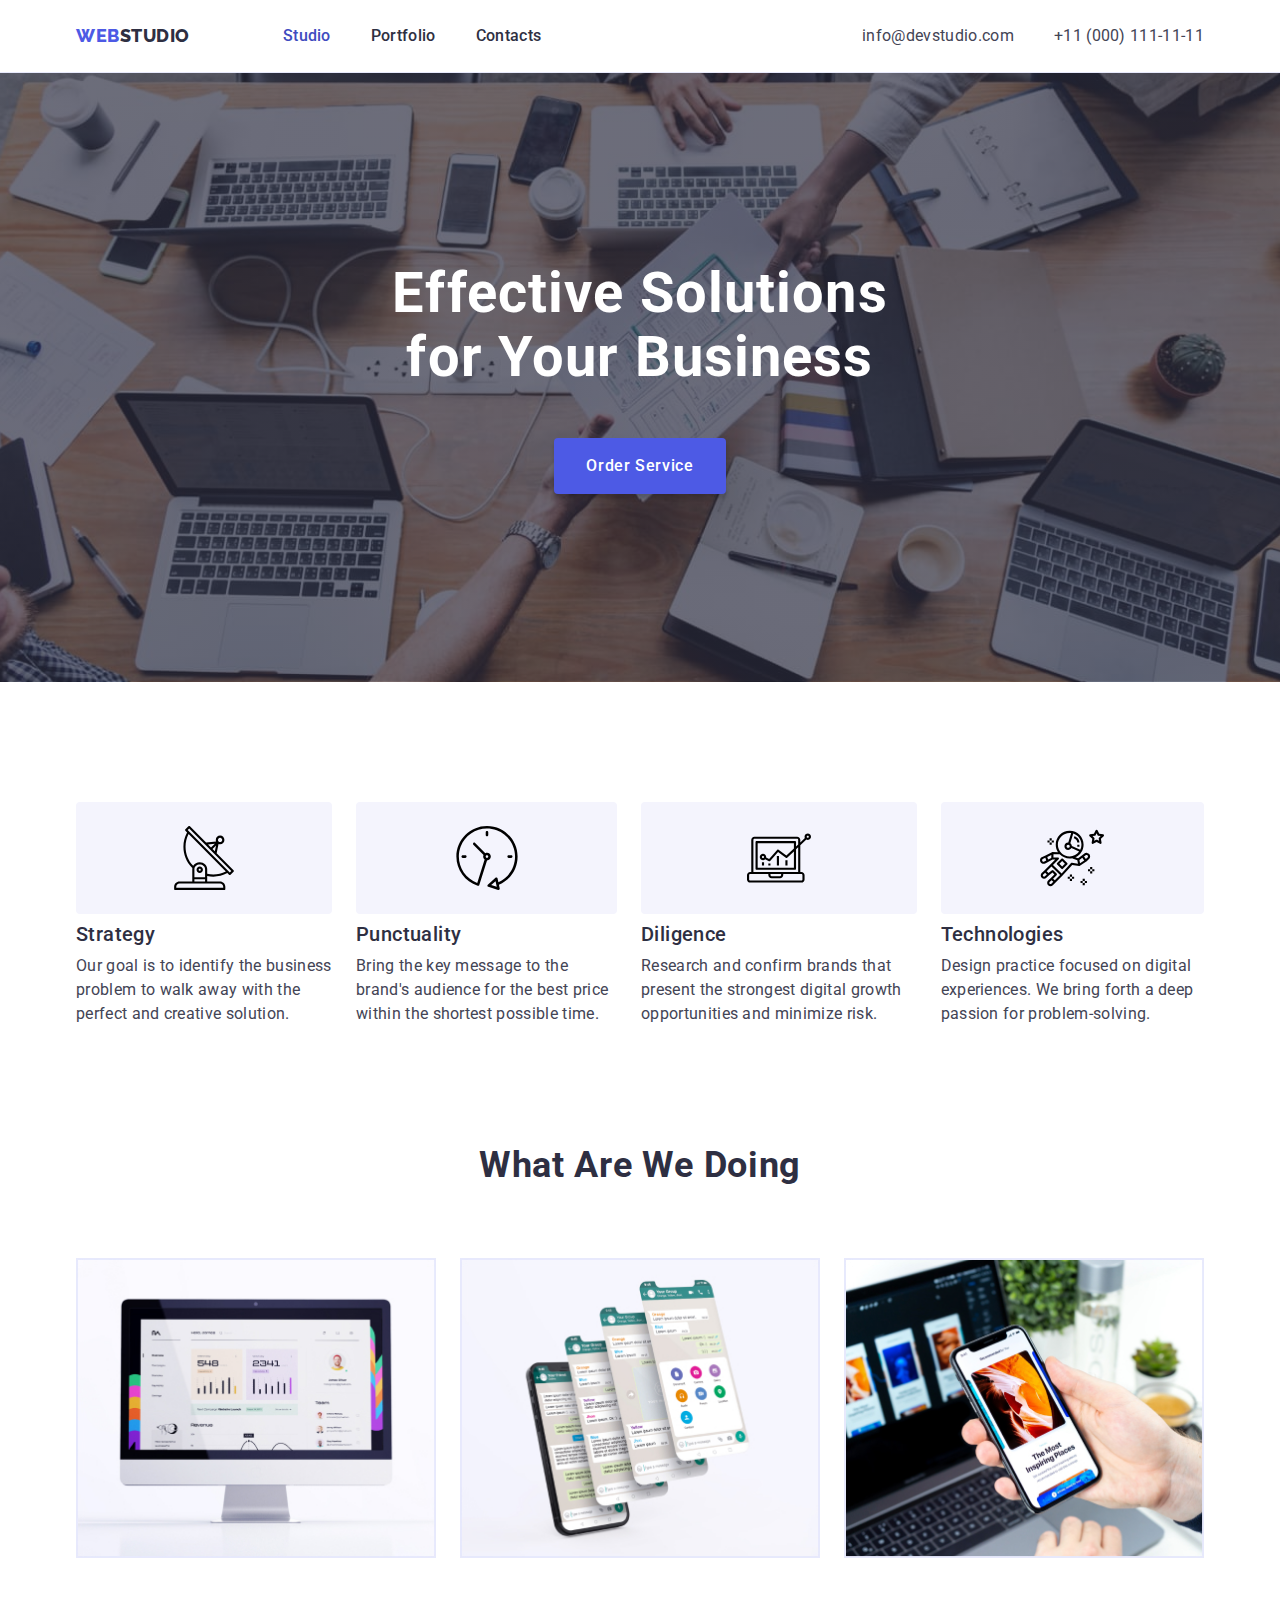
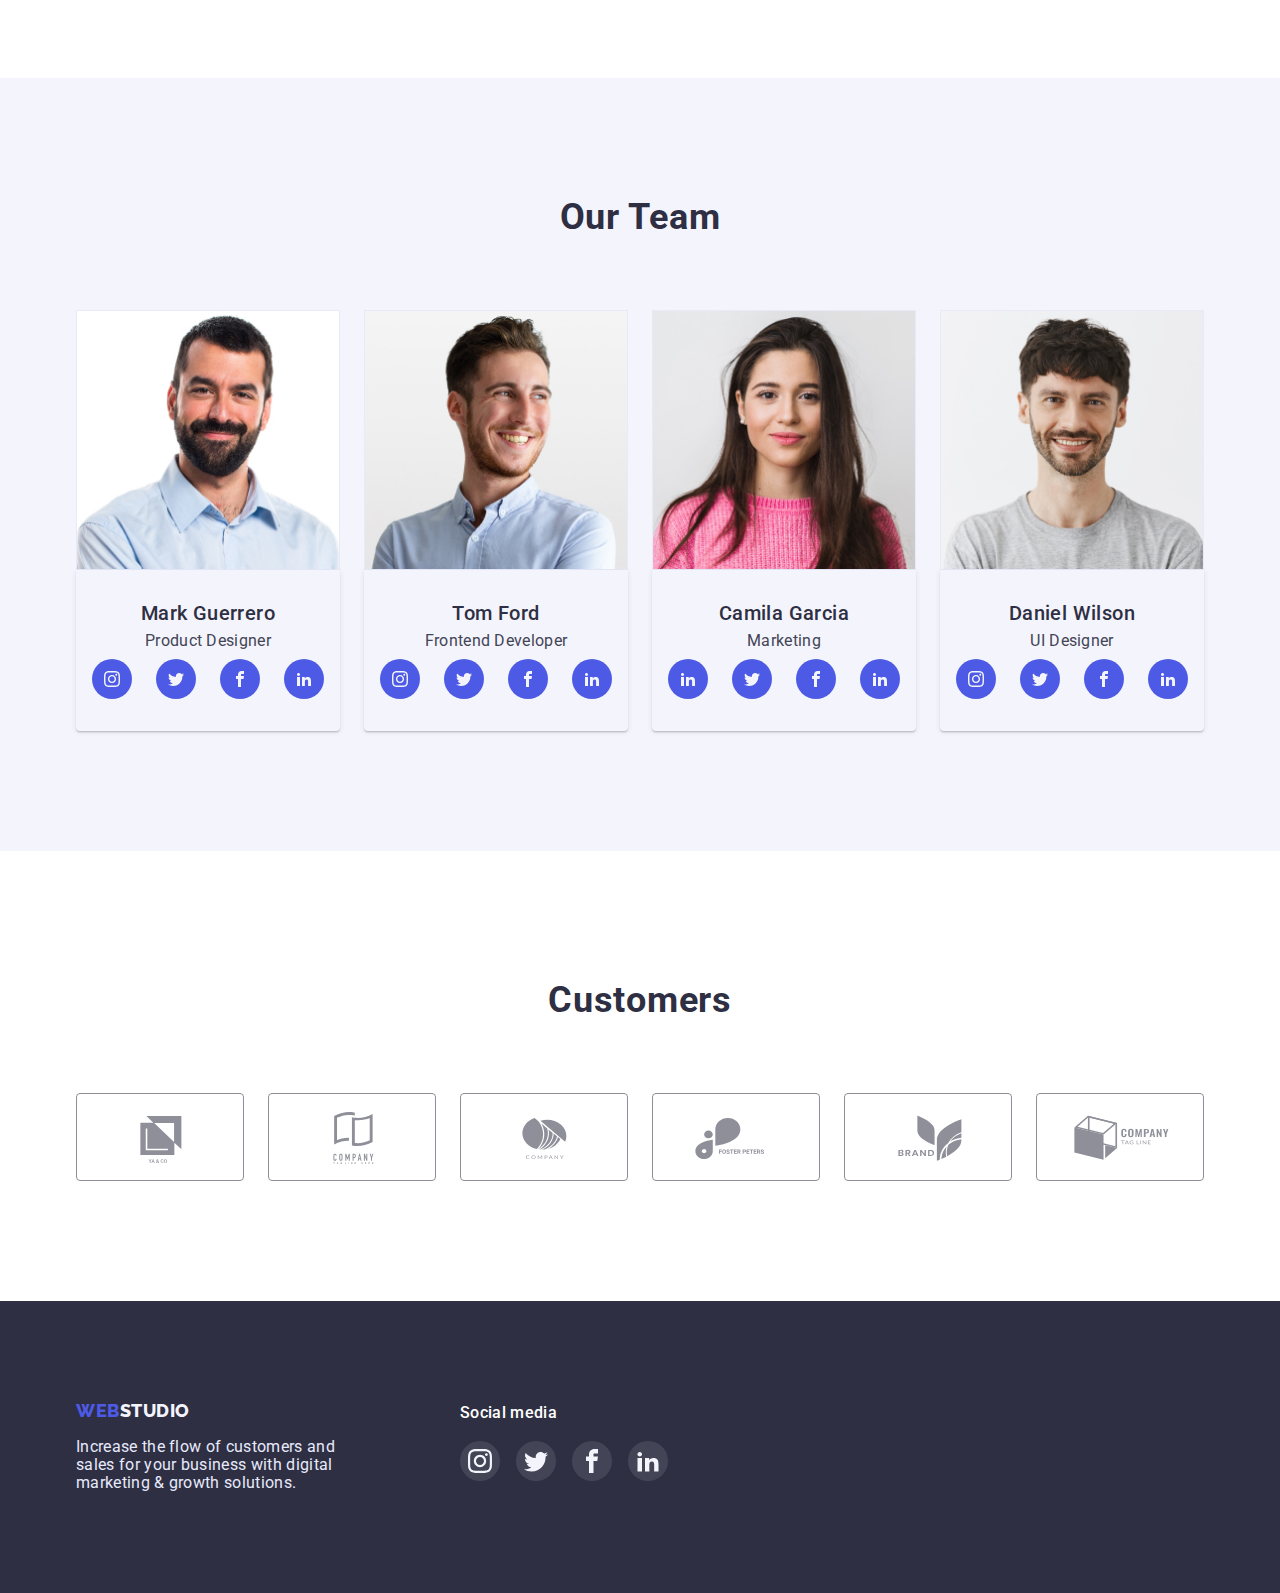
<file: index.html>
<!DOCTYPE html>
<html lang="en">
<head>
    <meta charset="UTF-8" />
    <meta http-equiv="X-UA-Compatible" content="IE=edge" />
    <meta name="viewport" content="width=device-width, initial-scale=1.0" />
    <link rel="preconnect" href="https://fonts.googleapis.com">
    <link rel="preconnect" href="https://fonts.gstatic.com" crossorigin>
    <link href="https://fonts.googleapis.com/css2?family=Raleway:wght@800&family=Roboto:wght@400;500;700;900&display=swap"rel="stylesheet">
    <link rel="stylesheet"href="https://cdnjs.cloudflare.com/ajax/libs/modern-normalize/1.1.0/modern-normalize.min.css">
    <link rel="stylesheet" href="./css/style.css">
    <title>Web Studio</title>
</head>
<body>
    <header class="header">
        <div class="container">
            <nav class="nav">
                <a class="header-logo" href="./index.html">WEB<span>STUDIO</span></a>
                <ul class="nav-list list">
                    <li><a class="nav-link current" href="./index.html">Studio</a></li>
                    <li><a class="nav-link" href="./portfolio.html">Portfolio</a></li>
                    <li><a class="nav-link" href="#">Contacts</a></li>
                </ul>
            </nav>
            <address class="address">
                <ul class="contact-links">
                    <li><a class="contact-link" href="mailto:info@devstudio.com">info@devstudio.com</a></li>
                    <li><a class="contact-link" href="tel:+110001111111">+11 (000) 111-11-11</a></li>
                </ul>
            </address>
        </div>
    </header>
    <!-- main container -->
    <main>
        <section class="effective">
            <div class="container">
                <h1 class="effective-title">Effective Solutions for Your Business</h1>
                <button class="button" type="button">Order Service</button>
            </div>
        </section>
        <section class="section">
            <div class="container">
                <h2 hidden>What are we doing</h2>
                <ul class="advantages-list">
                    <li>
                        <div class="block">
                            <svg class="icon" width="64" height="64">
                                <use href="./images/icons.svg#icon-antenna"></use>
                            </svg>
                        </div>
                        <h3 class="advantages-title">Strategy</h3>
                        <p class="advantages-text">Our goal is to identify the business problem to walk away with the perfect and creative solution.</p>
                    </li>
                    <li>
                        <div class="block">
                            <svg class="icon" width="64" height="64">
                                <use href="./images/icons.svg#icon-clock"></use>
                            </svg>
                        </div>
                        <h3 class="advantages-title">Punctuality</h3>
                        <p class="advantages-text">Bring the key message to the brand's audience for the best price within the shortest possible time.</p>
                    </li>
                    <li>
                        <div class="block">
                            <svg class="icon" width="64" height="64">
                                <use href="./images/icons.svg#icon-diagram"></use>
                            </svg>
                        </div>
                        <h3 class="advantages-title">Diligence</h3>
                        <p class="advantages-text">Research and confirm brands that present the strongest digital growth opportunities and minimize risk.</p>
                    </li>
                    <li>
                        <div class="block">
                            <svg class="icon" width="64" height="64">
                                <use href="./images/icons.svg#icon-astronaut"></use>
                            </svg>
                        </div>
                        <h3 class="advantages-title">Technologies</h3>
                        <p class="advantages-text">Design practice focused on digital experiences. We bring forth a deep passion for problem-solving.</p>
                    </li>
                </ul>
            </div>
        </section>
        <!--what we do container-->
        <section class="section section-main">
            <div class="container">
                <h2 class="section-title">What are we doing</h2>
                <ul class="section-list">
                    <li class="section-item"><img class="section-img" src="./images/img1.jpg" alt="desktop"
                            width="360" /></li>
                    <li class="section-item"><img class="section-img" src="./images/img2.jpg" alt="phone" width="360" />
                    </li>
                    <li class="section-item"><img class="section-img" src="./images/img3.jpg" alt="desktop and phone"
                            width="360" /></li>
                </ul>
            </div>
        </section>
        <!--our team-->
        <section class="team-section section">
            <div class="container">
                <h2 class="section-title">Our Team</h2>
                <ul class="team-list">
                    <li>
                        <img class="section-img" src="./images/MarkGuerrero.jpg" alt="Mark Guerrero" width="264" />
                        <div class="content">
                            <h3 class="team-name teams">Mark Guerrero</h3>
                            <p class="function titles">Product Designer</p>
                                <ul class="social">
                                    <li class="social-item">
                                        <a class="social-link" href="">
                                            <svg class="social-icon" width="16" height="16">
                                                <use href="./images/icons.svg#icon-instagram"></use>
                                            </svg>
                                        </a>
                                    </li>
                                    <li class="social-item">
                                        <a class="social-link" href="">
                                            <svg class="social-icon" width="16" height="16">
                                                <use href="./images/icons.svg#icon-twitter"></use>
                                            </svg>
                                        </a>
                                    </li>
                                    <li class="social-item">
                                        <a class="social-link" href="">
                                            <svg class="social-icon" width="16" height="16">
                                                <use href="./images/icons.svg#icon-facebook"></use>
                                            </svg>
                                        </a>
                                    </li>
                                    <li class="social-item">
                                        <a class="social-link" href="">
                                            <svg class="social-icon" width="16" height="16">
                                                <use href="./images/icons.svg#icon-linkedin"></use>
                                            </svg>
                                        </a>
                                    </li>
                                </ul>
                        </div>
                    </li>
                    <li>
                        <img class="section-img" src="./images/TomFord.jpg" alt="Tom Ford" width="264" />
                        <div class="content">
                            <h3 class="team-name teams">Tom Ford</h3>
                            <p class="function titles">Frontend Developer</p>
                                <ul class="social">
                                    <li class="social-item">
                                        <a class="social-link" href="">
                                            <svg class="social-icon" width="16" height="16">
                                                <use href="./images/icons.svg#icon-instagram"></use>
                                            </svg>
                                        </a>
                                    </li>
                                    <li class="social-item">
                                        <a class="social-link" href="">
                                            <svg class="social-icon" width="16" height="16">
                                                <use href="./images/icons.svg#icon-twitter"></use>
                                            </svg>
                                        </a>
                                    </li>
                                    <li class="social-item">
                                        <a class="social-link" href="">
                                            <svg class="social-icon" width="16" height="16">
                                                <use href="./images/icons.svg#icon-facebook"></use>
                                            </svg>
                                        </a>
                                    </li>
                                    <li class="social-item">
                                        <a class="social-link" href="">
                                            <svg class="social-icon" width="16" height="16">
                                                <use href="./images/icons.svg#icon-linkedin"></use>
                                            </svg>
                                        </a>
                                    </li>
                                </ul>
                        </div>
                    </li>
                    <li>
                        <img class="section-img" src="./images/CamilaGarcia.jpg" alt="Camila Garcia" width="264" />
                        <div class="content">
                            <h3 class="team-name teams">Camila Garcia</h3>
                            <p class="function titles">Marketing</p>
                                <ul class="social">
                                    <li class="social-item">
                                        <a class="social-link" href="">
                                            <svg class="social-icon" width="16" height="16">
                                                <use href="./images/symbol-defs.svg#icon-linkedin"></use>
                                            </svg>
                                        </a>
                                    </li>
                                    <li class="social-item">
                                        <a class="social-link" href="">
                                            <svg class="social-icon" width="16" height="16">
                                                <use href="./images/icons.svg#icon-twitter"></use>
                                            </svg>
                                        </a>
                                    </li>
                                    <li class="social-item">
                                        <a class="social-link" href="">
                                            <svg class="social-icon" width="16" height="16">
                                                <use href="./images/icons.svg#icon-facebook"></use>
                                            </svg>
                                        </a>
                                    </li>
                                    <li class="social-item">
                                        <a class="social-link" href="">
                                            <svg class="social-icon" width="16" height="16">
                                                <use href="./images/icons.svg#icon-linkedin"></use>
                                            </svg>
                                        </a>
                                    </li>
                                </ul>
                        </div>
                    </li>
                    <li>
                        <img class="section-img" src="./images/DanielWilson.jpg" alt="Daniel Wilson" width="264" />
                        <div class="content">
                            <h3 class="team-name teams">Daniel Wilson</h3>
                            <p class="function titles">UI Designer</p>
                                <ul class="social">
                                    <li class="social-item">
                                        <a class="social-link" href="">
                                            <svg class="social-icon" width="16" height="16">
                                                <use href="./images/icons.svg#icon-instagram"></use>
                                            </svg>
                                        </a>
                                    </li>
                                    <li class="social-item">
                                        <a class="social-link" href="">
                                            <svg class="social-icon" width="16" height="16">
                                                <use href="./images/icons.svg#icon-twitter"></use>
                                            </svg>
                                        </a>
                                    </li>
                                    <li class="social-item">
                                        <a class="social-link" href="">
                                            <svg class="social-icon" width="16" height="16">
                                                <use href="./images/icons.svg#icon-facebook"></use>
                                            </svg>
                                        </a>
                                    </li>
                                    <li class="social-item">
                                        <a class="social-link" href="">
                                            <svg class="social-icon" width="16" height="16">
                                                <use href="./images/icons.svg#icon-linkedin"></use>
                                            </svg>
                                        </a>
                                    </li>
                                </ul>
                        </div>
                    </li>
                </ul>
            </div>
        </section>
        <section class="customers">
            <div class="container">
                <h2 class="customers-title">Customers</h2>
                <ul class="customers-list">
                    <li class="customers-item">
                        <a class="customers-link" href="">
                            <svg class="customers-icon" width="104" height="56">
                                <use href="./images/icons.svg#icon-Logo-1"></use>
                            </svg>
                        </a>
                    </li>
                    <li class="customers-item">
                        <a class="customers-link" href="">
                            <svg class="customers-icon" width="104" height="56">
                                <use href="./images/icons.svg#icon-Logo-2"></use>
                            </svg>
                        </a>
                    </li>
                    <li class="customers-item">
                        <a class="customers-link" href="">
                            <svg class="customers-icon" width="104" height="56">
                                <use href="./images/icons.svg#icon-Logo-3"></use>
                            </svg>
                        </a>
                    </li>
                    <li class="customers-item">
                        <a class="customers-link" href="">
                            <svg class="customers-icon" width="104" height="56">
                                <use href="./images/icons.svg#icon-Logo-4"></use>
                            </svg>
                        </a>
                    </li>
                    <li class="customers-item">
                        <a class="customers-link" href="">
                            <svg class="customers-icon" width="104" height="56">
                                <use href="./images/icons.svg#icon-Logo-5"></use>
                            </svg>
                        </a>
                    </li>
                    <li class="customers-item">
                        <a class="customers-link" href="">
                            <svg class="customers-icon" width="104" height="56">
                                <use href="./images/icons.svg#icon-Logo-6"></use>
                            </svg>
                        </a>
                    </li>
                </ul>
            </div>
        </section>
    </main>
    <!-- footer -->
    <footer class="footer">
        <div class="container footer-container">
            <div class="logo-box">
                <a class="footer-logo" href="./index.html">WEB<span>STUDIO</span></a>
                <p class="footer-content">Increase the flow of customers and sales for your business with digital marketing & growth solutions.</p>
            </div>
            <div>
                <p class="footer-text">Social media</p>
                <ul class="footer-list">
                    <li class="footer-item">
                        <a class="footer-link" href="">
                            <svg class="footer-icon" width="24" height="24">
                                <use href="./images/icons.svg#icon-instagram"></use>
                            </svg>
                        </a>
                    </li>
                    <li class="footer-item">
                        <a class="footer-link" href="">
                            <svg class="footer-icon" width="24" height="24">
                                <use href="./images/icons.svg#icon-twitter"></use>
                            </svg>
                        </a>
                    </li>
                    <li class="footer-item">
                        <a class="footer-link" href="">
                            <svg class="footer-icon" width="24" height="24">
                                <use href="./images/icons.svg#icon-facebook"></use>
                            </svg>
                        </a>
                    </li>
                    <li class="footer-item">
                        <a class="footer-link" href="">
                            <svg class="footer-icon" width="24" height="24">
                                <use href="./images/icons.svg#icon-linkedin"></use>
                            </svg>
                        </a>
                    </li>
                </ul>
            </div>
        </div>
    </footer>
</body>
</html>
</file>
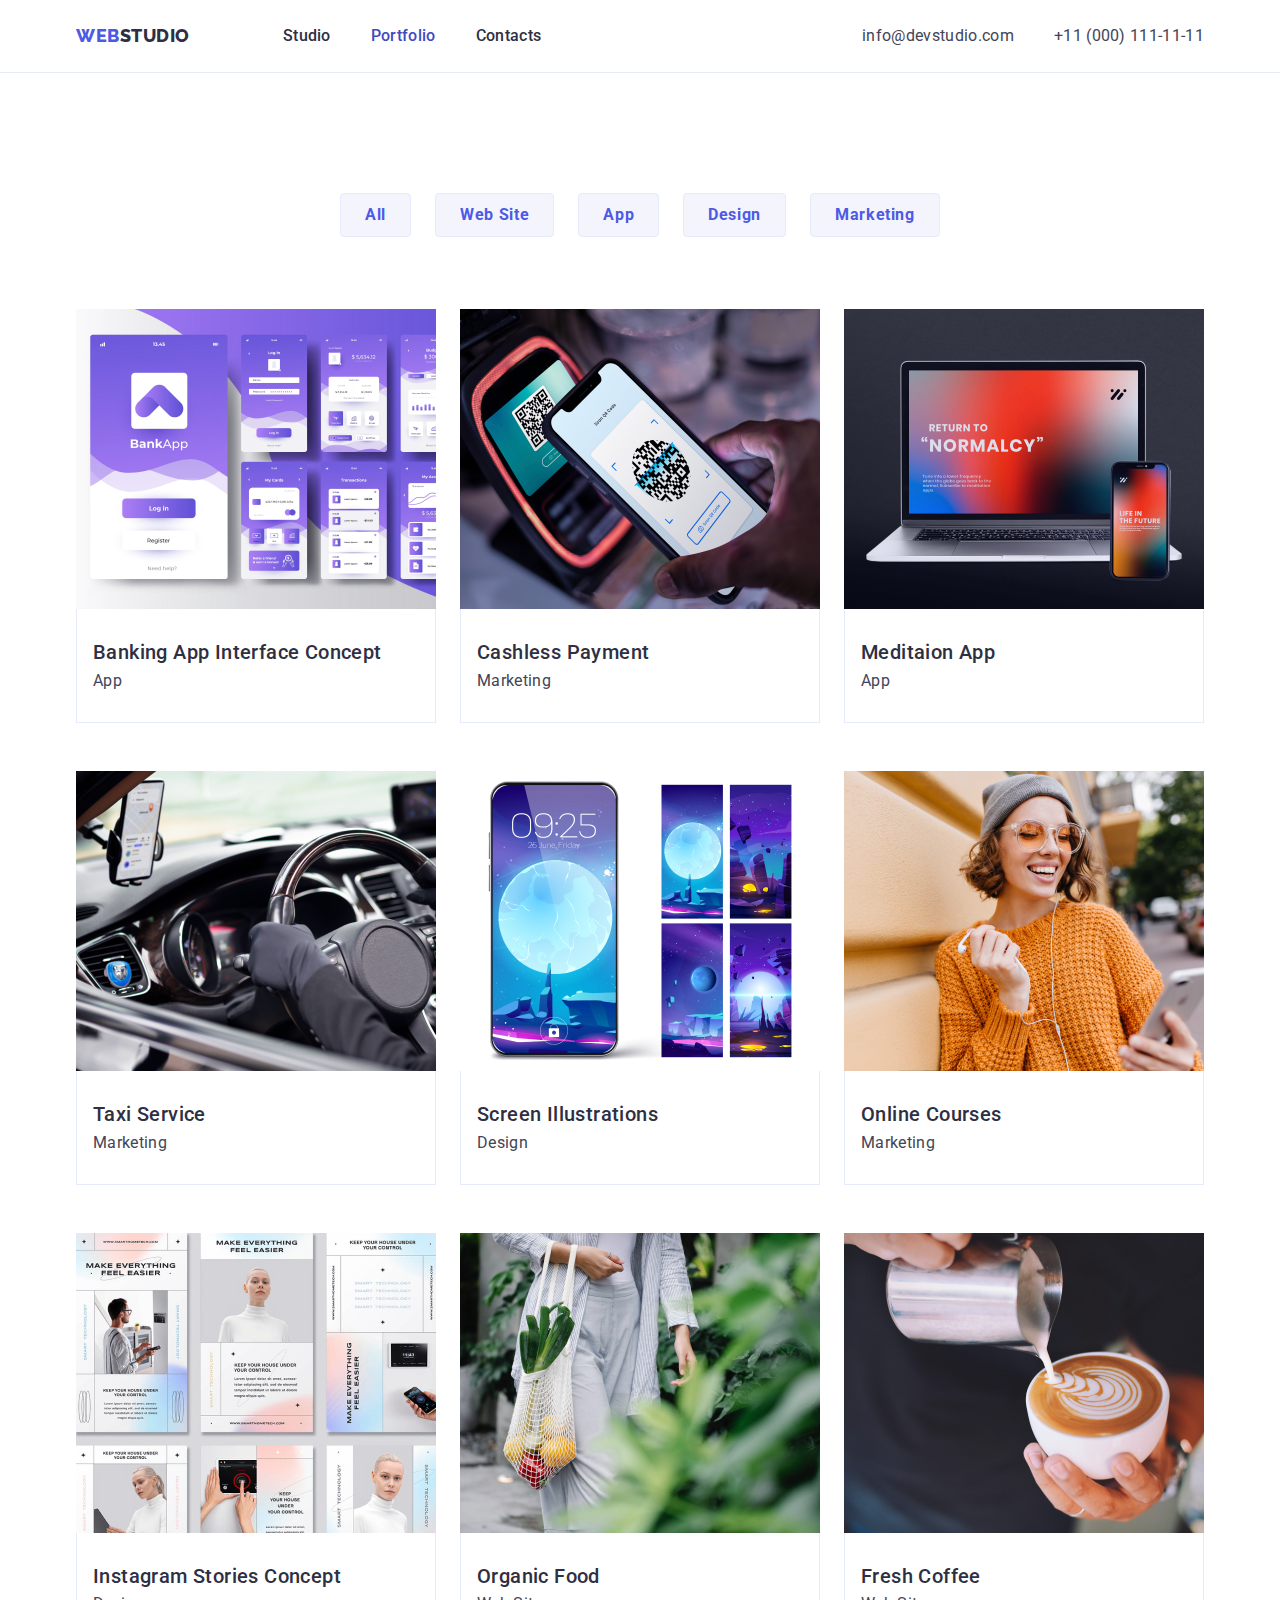
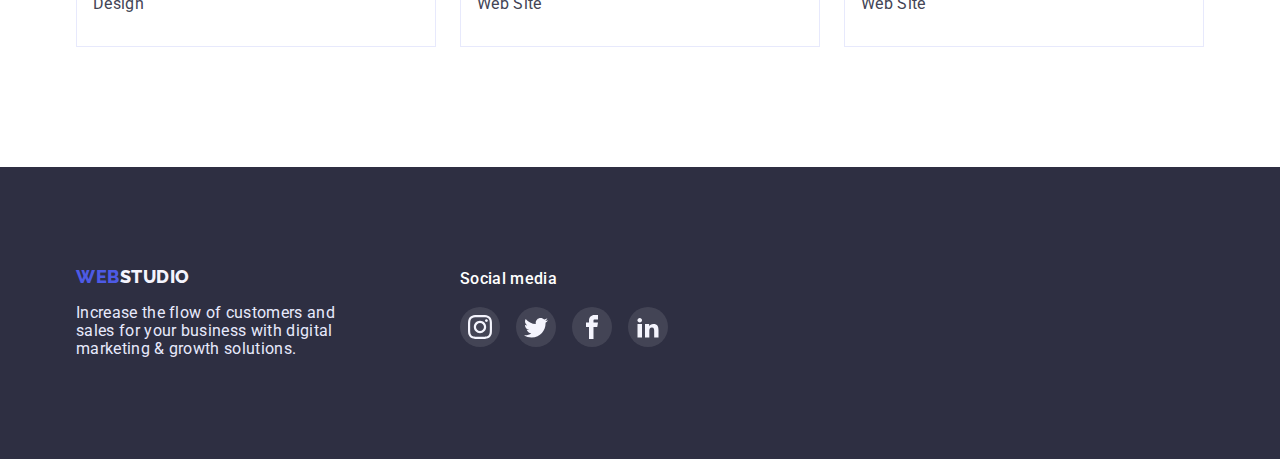
<file: portfolio.html>
<!DOCTYPE html>
<html lang="en">
<head>
    <meta charset="UTF-8">
    <meta http-equiv="X-UA-Compatible" content="IE=edge">
    <meta name="viewport" content="width=device-width, initial-scale=1.0">
    <link rel="preconnect" href="https://fonts.googleapis.com">
    <link rel="preconnect" href="https://fonts.gstatic.com" crossorigin>
    <link href="https://fonts.googleapis.com/css2?family=Raleway:wght@800&family=Roboto:wght@400;500;700;900&display=swap" rel="stylesheet">
    <link rel="stylesheet" href="https://cdnjs.cloudflare.com/ajax/libs/modern-normalize/1.1.0/modern-normalize.min.css">
    <link rel="stylesheet" href="./css/style.css">
    <title>Web Studio</title>
</head>
<body>
    <header class="header">
        <div class="container">
            <nav class="nav">
                <a class="header-logo" href="./index.html">WEB<span>STUDIO</span></a>
                <ul class="nav-list list">
                    <li><a class="nav-link" href="./index.html">Studio</a></li>
                    <li><a class="nav-link current" href="./portfolio.html">Portfolio</a></li>
                    <li><a class="nav-link" href="#">Contacts</a></li>
                </ul>
            </nav>
            <address class="address">
                <ul class="contact-links">
                    <li><a class="contact-link" href="mailto:info@devstudio.com">info@devstudio.com</a></li>
                    <li><a class="contact-link" href="tel:+110001111111">+11 (000) 111-11-11</a></li>
                </ul>
            </address>
        </div>
    </header>
    <main>
        <section class="section">
            <div class="container">
                <h1 hidden>Portfolio</h1>
                <ul class="filter-list">
                    <li><button class="buttons-portfolio" type="button">All</button></li>
                    <li><button class="buttons-portfolio" type="button">Web Site</button></li>
                    <li><button class="buttons-portfolio" type="button">App</button></li>
                    <li><button class="buttons-portfolio" type="button">Design</button></li>
                    <li><button class="buttons-portfolio" type="button">Marketing</button></li>
                </ul>
                <ul class="portfolio-list">
                    <li class="portfolio-item">
                        <div class="project-card">
                            <img src="./images/banking.jpg" alt="Banking App Interface Concept" width="360">
                            <div class="card-content">
                                <h2 class="team-name">Banking App Interface Concept</h2>
                                <p class="function">App</p>
                            </div>
                        </div>
                    </li>
                    <li class="portfolio-item">
                        <div class="project-card">
                            <img src="./images/cashless.jpg" alt="Cashless Payment" width="360">
                            <div class="card-content">
                                <h2 class="team-name">Cashless Payment</h2>
                                <p class="function">Marketing</p>
                            </div>
                        </div>
                    </li>
                    <li class="portfolio-item">
                        <div class="project-card">
                            <img src="./images/meditaion.jpg" alt="Meditaion App" width="360">
                            <div class="card-content">
                                <h2 class="team-name">Meditaion App</h2>
                                <p class="function">App</p>
                            </div>
                        </div>
                    </li>
                    <li class="portfolio-item">
                        <div class="project-card">
                            <img src="./images/taxi.jpg" alt="Taxi Service" width="360">
                            <div class="card-content">
                                <h2 class="team-name">Taxi Service</h2>
                                <p class="function">Marketing</p>
                            </div>
                        </div>
                    </li>
                    <li class="portfolio-item">
                        <div class="project-card">
                            <img src="./images/screen.jpg" alt="Screen Illustrations" width="360">
                            <div class="card-content">
                                <h2 class="team-name">Screen Illustrations</h2>
                                <p class="function">Design</p>
                            </div>
                        </div>
                    </li>
                    <li class="portfolio-item">
                        <div class="project-card">
                            <img src="./images/online.jpg" alt="Online Courses" width="360">
                            <div class="card-content">
                                <h2 class="team-name">Online Courses</h2>
                                <p class="function">Marketing</p>
                            </div>
                        </div>
                    </li>
                    <li class="portfolio-item">
                        <div class="project-card">
                            <img src="./images/instagram.jpg" alt="Instagram Stories Concept" width="360">
                            <div class="card-content">
                                <h2 class="team-name">Instagram Stories Concept</h2>
                                <p class="function">Design</p>
                            </div>
                        </div>
                    </li>
                    <li class="portfolio-item">
                        <div class="project-card">
                            <img src="./images/organic.jpg" alt="Organic Food" width="360">
                            <div class="card-content">
                                <h2 class="team-name">Organic Food</h2>
                                <p class="function">Web Site</p>
                            </div>
                        </div>
                    </li>
                    <li class="portfolio-item">
                        <div class="project-card">
                            <img src="./images/fresh.jpg" alt="Fresh Coffee" width="360">
                            <div class="card-content">
                                <h2 class="team-name">Fresh Coffee</h2>
                                <p class="function">Web Site</p>
                            </div>
                        </div>
                    </li>
                </ul>
            </div>
        </section>
    </main>
    <!-- footer -->
    <footer class="footer">
        <div class="container footer-container">
            <div class="logo-box">
                <a class="footer-logo" href="./index.html">WEB<span>STUDIO</span></a>
                <p class="footer-content">Increase the flow of customers and sales for your business with digital marketing & growth solutions.</p>
            </div>
            <div>
                <h2 class="footer-text">Social media</h2>
                <ul class="footer-list">
                    <li class="footer-item">
                        <a class="footer-link" href="">
                            <svg class="footer-icon" width="24" height="24">
                                <use href="./images/icons.svg#icon-instagram"></use>
                            </svg>
                        </a>
                    </li>
                    <li class="footer-item">
                        <a class="footer-link" href="">
                            <svg class="footer-icon" width="24" height="24">
                                <use href="./images/icons.svg#icon-twitter"></use>
                            </svg>
                        </a>
                    </li>
                    <li class="footer-item">
                        <a class="footer-link" href="">
                            <svg class="footer-icon" width="24" height="24">
                                <use href="./images/icons.svg#icon-facebook"></use>
                            </svg>
                        </a>
                    </li>
                    <li class="footer-item">
                        <a class="footer-link" href="">
                            <svg class="footer-icon" width="24" height="24">
                                <use href="./images/icons.svg#icon-linkedin"></use>
                            </svg>
                        </a>
                    </li>
                </ul>
            </div>
        </div>
    </footer>
</body>
</html>
</file>
<file: css/style.css>
html
{
    box-sizing: border-box;
}

*,
*::before,
*::after
{
    box-sizing: inherit;
}

:root 
{
    --white: #ffffff;
    --black: #000000;
    --button-color:  #404BBF;
    --two-color: #757575;
    --bg-color: #2f303a;
    --color-navy-blue: #2E2F42;
    --color-slate-p: #434455;
    --color-iris: #4D5AE5;
    --color-cornflower: #E7E9FC;
    --color-ocean: #404BBF;
    --color-cloud: #F4F4FD;
    --color-linght-slate: #8E8F99;
}
/*body*/
body
{
    font-family: "Roboto", sans-serif;
    background-color: var(--white);
    letter-spacing: 0.03em;
}

a
{
    text-decoration: none;
    color: inherit;
}
ul
{
    padding: 0;
    margin: 0;
    list-style: none;
}
h1,
h2,
h3,
h4,
h5,
h6,
p
{
    margin: 0;
}
img
{
    display: block;
    max-width: 100%;
    height: auto;
}

.container
{
    max-width: 1158px;
    padding-left: 15px;
    padding-right: 15px;
    margin-left: auto;
    margin-right: auto;
    /* outline: 2px solid tomato; */
}

/*header*/
.header
{
    font-weight: 700;
    box-sizing: border-box;
    background: var(--white);
    border-bottom: 1px solid var(--color-cornflower);   
}

.header .container
{
    display: flex;
    align-items: center;
}

.header-logo
{
    font-weight: 800;
    font-family: 'Raleway', sans-serif;
    font-size: 18px;
    line-height: 1.3;
    letter-spacing: 0.03em;
    color: var(--color-iris);

    display: flex;
    align-items: center;
    margin-right: 93px;
}

.header-logo > span
{
    color: var(--color-navy-blue);
}

.nav
{
    display: flex;
}

.nav-list
{
    display: flex;
    padding-top: 24px;
    padding-bottom: 24px;
}

.nav-link
{
    font-weight: 500;
    font-size: 16px;
    line-height: 1.5;
    letter-spacing: 0.02em;
    color: var(--color-navy-blue);

    display: flex;
    margin-right: 40px;
    position: relative;
}
.nav-link:hover
{
    color: var(--button-color);
}

.address
{
    margin-left: auto;
}

.contact-link
{
    font-weight: 400;
    font-size: 16px;
    line-height: 1.5;
    letter-spacing: 0.02em;
    color: var(--color-slate-p);
    font-style: normal;
    margin-left: 40px;
}

.contact-links
{
    display: flex;
    align-items: center;
}
.contact-link:hover,
.contact-link:focus
{
    color: var(--button-color);
}

.current
{
    color: var(--button-color);
}

.effective
{
    margin-left: auto;
    margin-right: auto;
    background-color: var(--color-navy-blue);
    text-align: center;
    padding: 188px 0;
    max-width: 1440px;
    background-image: linear-gradient(rgba(46, 47, 66, 0.7), rgba(46, 47, 66, 0.7)), url(../images/people-office.jpg);
    background-repeat: no-repeat;
    background-position: center;
    background-size: cover;
}

/*main container */
.effective-title
{
    font-weight: 700;
    font-size: 56px;
    line-height: 1.15;
    text-align: center;
    letter-spacing: 0.02em;
    color: var(--white);
    margin-bottom: 48px;
    width: 500px;
    margin-left: auto;
    margin-right: auto;
}

.button
{
    font-family:inherit;
    font-weight: 500;
    font-size: 16px;
    line-height: 1.5;
    letter-spacing: 0.04em;
    background: var(--color-iris);
    box-shadow: 0px 4px 4px rgba(0, 0, 0, 0.15);
    border-radius: 4px;
    color: var(--white);
    cursor: pointer;
    margin-left: auto;
    margin-right: auto;
    padding: 16px 32px;
    border: none;
}
.button:hover,
.button:focus
{
    color: var(--white);
    color: var(--button-color);
}

/*Portfolio*/
.filter-list
{
    display: flex;
    justify-content: center;
    margin-bottom: 72px;
    gap: 24px;
}

.buttons-portfolio
{
    font-weight: 700;
    font-size: 16px;
    line-height: 1.15;
    padding: 12px 24px;
    letter-spacing: 0.04em;
    border-color: var(--white);
    background: var(--white);
    color: var(--color-iris);
    border-radius: 4px;
    cursor: pointer; 
    text-align: center; 
    background-color: var(--color-cloud);
    border: 1px solid var(--color-cornflower);
}

.buttons-portfolio:hover,
.buttons-portfolio:focus
{
    color: var(--white);
    background-color: var(--button-color);
    border-color: var(--button-color);
    box-shadow: 0px 3px 1px rgba(0, 0, 0, 0.1), 0px 2px 1px rgba(0, 0, 0, 0.08), 0px 2px 2px rgba(0, 0, 0, 0.12);
}
.portfolio-list
{
    background: var(--white);
    display: flex;
    flex-wrap: wrap;
    gap: 48px 24px;
}
.project-card
{
    display: block;
    cursor: pointer;
}
.project-card:hover,
.project-card:focus
{
    background: linear-gradient(0deg, rgba(77, 90, 229, 0.1), rgba(77, 90, 229, 0.1));
    background-blend-mode: soft-light, normal;
    mix-blend-mode: normal;
}
.card-content
{
    padding: 32px 16px;
    border-left: 1px solid var(--color-cornflower);
    border-bottom: 1px solid var(--color-cornflower);
    border-right: 1px solid var(--color-cornflower);
}

.advantages-list
{
   display: flex; 
   gap: 24px;
}
.block
{
    background: var(--color-cloud);
    border-radius: 4px;
    display: flex;
    align-items: center;
    justify-content: center;
    margin-bottom: 8px;
    padding: 24px 0;
}
.icon
{
    background-position: center;
    background-repeat: no-repeat;
    border-left: 100px;
    border-top: 24px;
}
.advantages-title
{
    display: flex;
    flex-direction: column;
    align-items: flex-start;
    padding: 0;
    margin-bottom: 8px;

    font-weight: 500;
    font-size: 20px;
    line-height: 1.2;
    letter-spacing: 0.02em;
    color: var(--color-navy-blue);
}
.advantages-text
{
    padding: 0;
    margin-top: 8px;
   
    font-size: 16px;
    line-height: 1.5;
    letter-spacing: 0.02em;
    color: var(--color-slate-p);
}

/*what we do container*/
/*-our team*/
.section
{
    padding-top: 120px;
    padding-bottom: 120px;
}
.section-main
{
    padding-top: 0;
}
.team-section
{
    background-color: var(--color-cloud);
}
.section-title
{
    margin-bottom: 72px;

    font-weight: 700;
    font-size: 36px;
    line-height: 1.11;
    text-align: center;
    letter-spacing: 0.02em;
    text-transform: capitalize;
    color: var(--color-navy-blue);
}
.section-list
{
    display: flex;
    padding: 0px;
    gap: 24px;
}
.section-img
{
    border: 1px solid var(--color-cornflower);
}

.team-list
{
    display: flex;
    gap: 24px;
}
.content
{
    padding-top: 32px;
    padding-bottom: 32px;
    box-shadow: 0px 1px 6px rgba(46, 47, 66, 0.08), 0px 1px 1px rgba(46, 47, 66, 0.16), 0px 2px 1px rgba(46, 47, 66, 0.08);
    border-radius: 0px 0px 4px 4px;
    border-color: var(--white);
}

.team-name
{
    margin-bottom: 8px;
    font-weight: 500;
    font-size: 20px;
    line-height: 1.12;
    text-align: justify;
    letter-spacing: 0.02em;
    color: var(--color-navy-blue);
}

.teams
{
    text-align: center;
}

.function
{
    margin-top: 8px;
    font-weight: 400;
    font-size: 16px;
    line-height: 1.15;
    text-align: justify;
    letter-spacing: 0.02em;
    color: var(--color-slate-p); 
}

.titles
{
    text-align: center;
}

/* Social */
.social
{
    display: flex;
    justify-content: center; 
    align-items: center;
    gap: 24px;
    margin-top: 8px;
}
.social-item
{
    width: 40px;
    height: 40px;
    border-radius: 50%;
    background-color: var(--color-iris);
}
.social-link
{
    width: 100%;
    height: 100%;
    display: flex;
    align-items: center;
    justify-content: center;
}
.social-link:hover,
.social-link:focus
{
    border-radius: 50%;
    background-color: var(--color-ocean);
}
.social-icon
{
    fill: var(--color-cloud);
}

/* Customers */
.customers
{
    padding-top: 130px;
    padding-bottom: 120px;
}
.customers-title
{
    margin-bottom: 72px;
    font-weight: 700;
    font-size: 36px;
    line-height: 1.11;
    text-align: center;
    letter-spacing: 0.02em;
    color: var(--color-navy-blue);
}
.customers-list
{
    display: flex;
    justify-content: space-between;
    align-items: center;
    gap: 24px;
}
.customers-item
{
    width: 168px;
    height: 88px;
    display: flex;
    border: 1px solid var(--color-linght-slate);
    border-radius: 4px;
}
.customers-link
{
    display: flex;
    justify-content: center;
    align-items: center;
    width: 100%;
    height: 100%;
    border-color: 1px solid var(--color-linght-slate);
    color: var(--color-linght-slate);
}

.customers-icon
{
    fill: currentColor;
}

.customers-item:hover,
.customers-item:focus 
{
    fill: var(--color-ocean);
    border-color: var(--color-ocean);
}

.customers-link:hover .customers-icon,
.customers-link:focus .customers-icon 
{
    fill: var(--color-ocean);
}

/*footer*/
.footer
{
    padding: 100px 0;
    background: var(--color-navy-blue);
    color: var(--color-cornflower);
}
.footer-container
{
    display: flex;
}
.logo-box
{
    margin-right: 120px;
}

.footer-logo
{
    font-weight: 800;
    font-family: 'Raleway', sans-serif;
    font-size: 18px;
    line-height: 1.16;
    letter-spacing: 0.03em;
    color: var(--color-iris);
}

.footer-logo > span
{
    color: var(--color-cloud);
}
.footer-content
{
    width: 264px;
    margin-top: 16px;
    font-weight: 400;
    font-size: 16px;
    line-height: 1.15;
    letter-spacing: 0.02em;
    color: var(--color-cornflower);
}

.footer-text
{
    margin-bottom: 16px;
    font-family: 'Roboto';
    font-weight: 500;
    font-size: 16px;
    line-height: 1.5;
    letter-spacing: 0.02em;
    color: var(--white);
}
.footer-list
{
    display: flex;
    flex-direction: row;
    align-items: flex-start;
    gap: 16px;
    margin-top: 16px;
}
.footer-item
{
    width: 40px;
    height: 40px;
    border-radius: 50%;
    background: rgba(255, 255, 255, 0.1);
}
.footer-link
{
    width: 100%;
    height: 100%;
    display: flex;
    justify-content: center;
    align-items: center;
}
.footer-link:hover,
.footer-link:focus
{
    border-radius: 50%;
    background-color: var(--color-linght-slate);
}
.footer-icon
{
    fill: var(--color-cloud);
}
</file>
